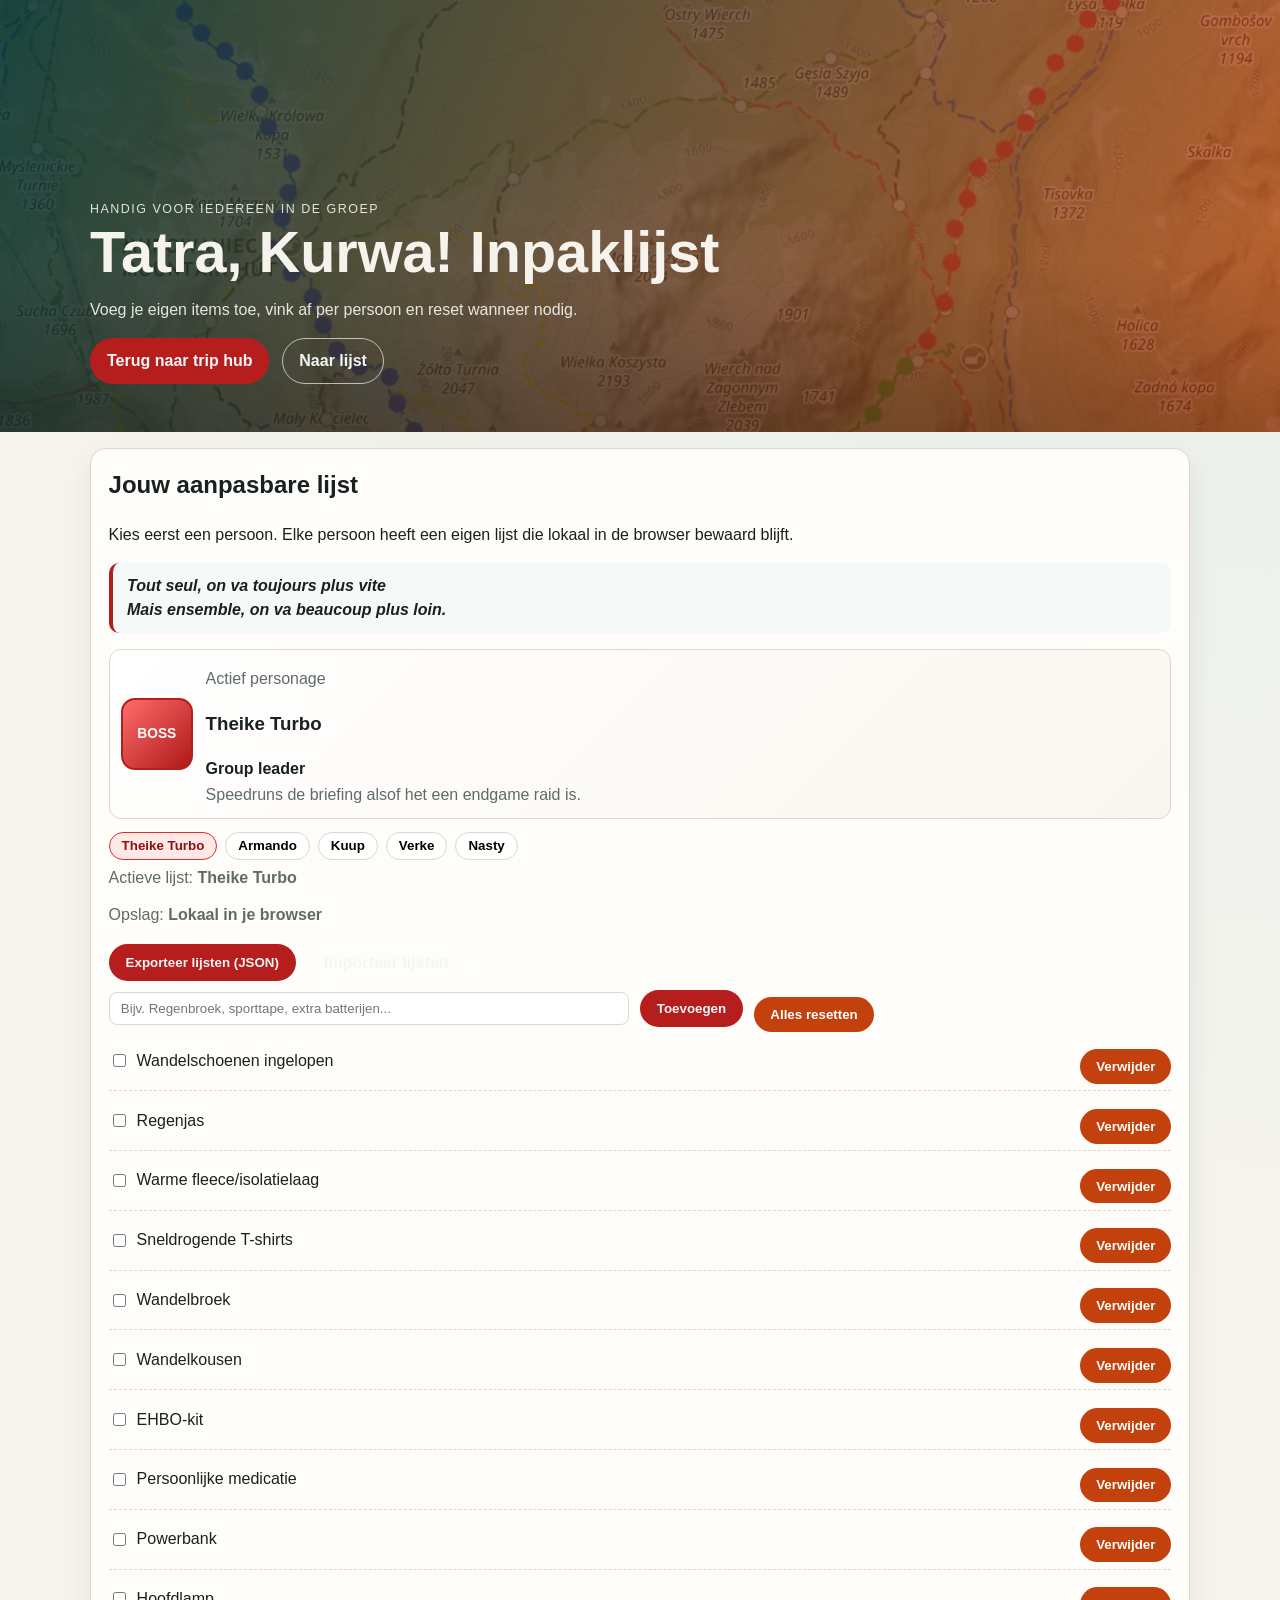
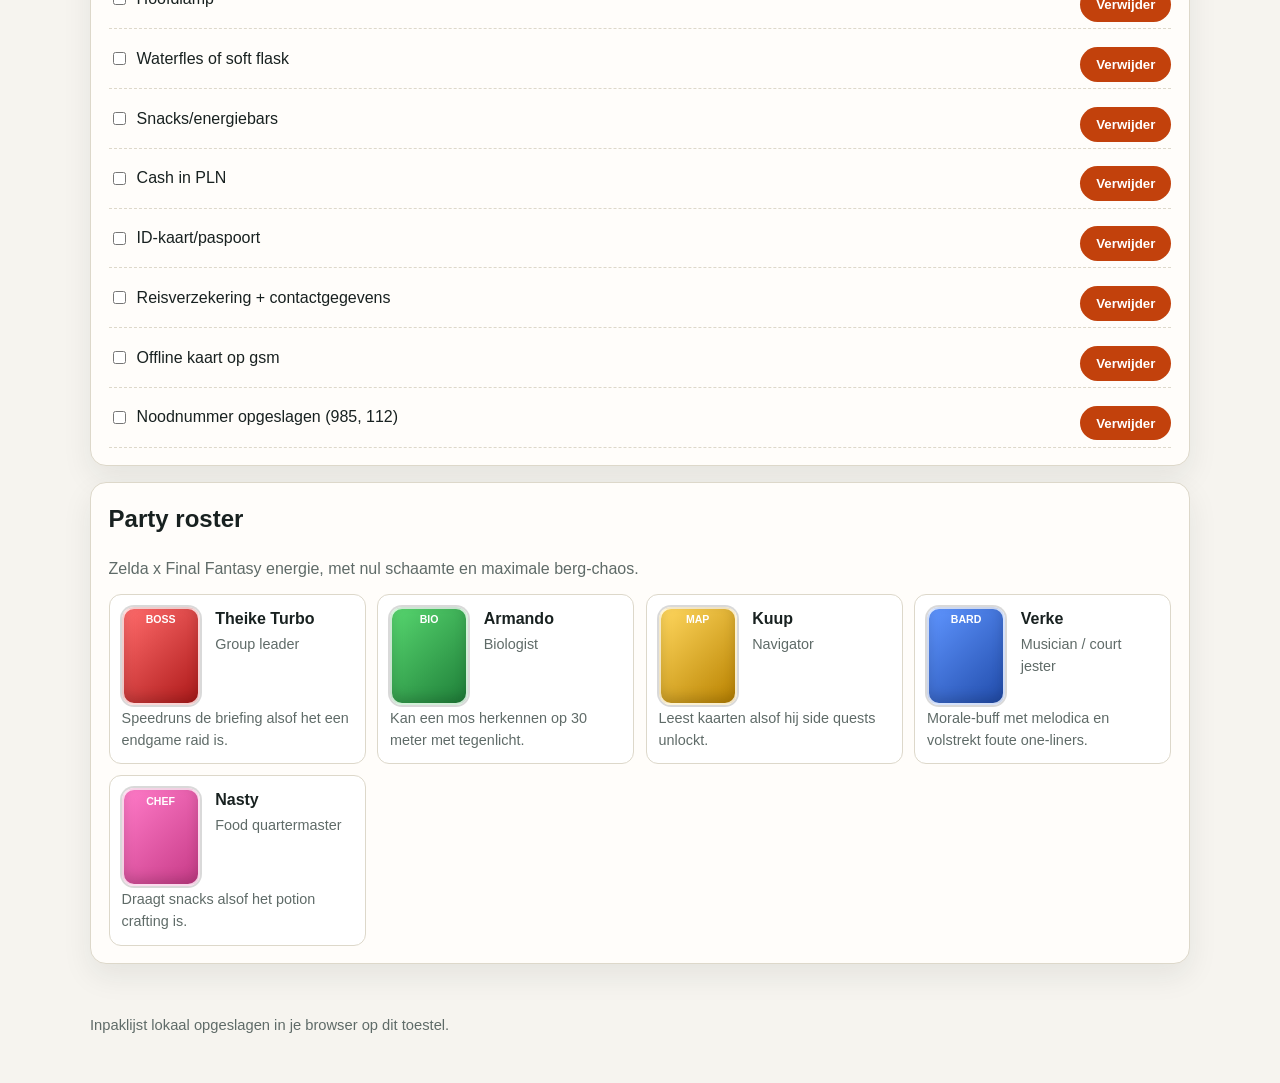
<file: packing.html>
<!doctype html>
<html lang="nl-BE">
  <head>
    <meta charset="UTF-8" />
    <meta name="viewport" content="width=device-width, initial-scale=1.0" />
    <title>Tatra, Kurwa! - Inpaklijst</title>
    <meta
      name="description"
      content="Algemene, aanpasbare inpaklijst voor Tatra, Kurwa!."
    />
    <link rel="stylesheet" href="assets/css/styles.css" />
  </head>
  <body>
    <header class="hero">
      <div class="hero-overlay"></div>
      <div class="hero-content container">
        <p class="eyebrow">Handig voor iedereen in de groep</p>
        <h1>Tatra, Kurwa! Inpaklijst</h1>
        <p class="subtitle">
          Voeg je eigen items toe, vink af per persoon en reset wanneer nodig.
        </p>
        <div class="hero-actions">
          <a class="button" href="index.html">Terug naar trip hub</a>
          <a class="button button-ghost" href="#custom">Naar lijst</a>
        </div>
      </div>
    </header>

    <main class="container">
      <section class="panel" id="custom">
        <h2>Jouw aanpasbare lijst</h2>
        <p>
          Kies eerst een persoon. Elke persoon heeft een eigen lijst die lokaal in de browser bewaard blijft.
        </p>

        <div class="slogan" aria-label="Groepsslogan">
          <p>Tout seul, on va toujours plus vite</p>
          <p>Mais ensemble, on va beaucoup plus loin.</p>
        </div>

        <div class="character-showcase" id="characterShowcase" aria-live="polite">
          <div class="avatar-frame" id="activeAvatar" aria-hidden="true"></div>
          <div>
            <p class="muted-line">Actief personage</p>
            <h3 id="activePersonName"></h3>
            <p id="activePersonRole" class="role-line"></p>
            <p id="activePersonFlavor" class="flavor-line"></p>
          </div>
        </div>

        <div class="person-switcher" id="personSwitcher" aria-label="Kies persoon"></div>
        <p class="muted-line">Actieve lijst: <strong id="activePersonLabel"></strong></p>
        <p class="muted-line">Opslag: <strong>Lokaal in je browser</strong></p>

        <div class="panel-head">
          <button id="exportLists" class="button" type="button">Exporteer lijsten (JSON)</button>
          <label class="button button-ghost" for="importListsFile">Importeer lijsten</label>
          <input id="importListsFile" type="file" accept="application/json" class="visually-hidden" />
        </div>

        <form id="addItemForm" class="panel-head" aria-label="Nieuw item toevoegen">
          <label for="newItem" class="visually-hidden">Nieuw item</label>
          <input
            id="newItem"
            name="newItem"
            type="text"
            placeholder="Bijv. Regenbroek, sporttape, extra batterijen..."
            maxlength="120"
            required
          />
          <button class="button" type="submit">Toevoegen</button>
          <button id="resetAll" class="button button-small" type="button">Alles resetten</button>
        </form>

        <div id="packingList" class="checklist"></div>
      </section>

      <section class="panel">
        <h2>Party roster</h2>
        <p class="muted-line">Zelda x Final Fantasy energie, met nul schaamte en maximale berg-chaos.</p>
        <div class="roster-grid" id="rosterGrid"></div>
      </section>
    </main>

    <footer class="container footer">
      <p>
        Inpaklijst lokaal opgeslagen in je browser op dit toestel.
      </p>
    </footer>

    <script src="assets/js/packing.js"></script>
  </body>
</html>
</file>
<file: assets/css/styles.css>
:root {
  --bg: #f6f4ef;
  --card: #fffdfa;
  --ink: #182120;
  --muted: #5f6b68;
  --accent: #0f766e;
  --accent-2: #c2410c;
  --line: #ddd8ca;
  --shadow: 0 12px 30px rgba(24, 33, 32, 0.08);
}

* {
  box-sizing: border-box;
}

body {
  margin: 0;
  font-family: "Avenir Next", "Segoe UI", sans-serif;
  background: radial-gradient(circle at top right, #e9efe9 0%, var(--bg) 45%);
  color: var(--ink);
  line-height: 1.5;
}

.container {
  width: min(1100px, 92vw);
  margin: 0 auto;
}

.hero {
  position: relative;
  min-height: 48vh;
  display: grid;
  place-items: end start;
  overflow: hidden;
  background:
    linear-gradient(112deg, rgba(10, 55, 52, 0.9), rgba(194, 65, 12, 0.75)),
    url("../images/zawrat-hiking-map.jpg.avif") center/cover no-repeat;
  color: #f5f3ec;
}

.hero-overlay {
  position: absolute;
  inset: 0;
  background: linear-gradient(to top, rgba(0, 0, 0, 0.22), transparent 40%);
}

.hero-content {
  position: relative;
  z-index: 1;
  padding: 3rem 0;
}

.eyebrow {
  text-transform: uppercase;
  letter-spacing: 0.12em;
  font-size: 0.78rem;
  margin-bottom: 0.2rem;
  opacity: 0.9;
}

h1 {
  font-size: clamp(2rem, 4.8vw, 3.6rem);
  margin: 0;
  line-height: 1.05;
}

.subtitle {
  max-width: 58ch;
  color: #e8e6df;
}

.hero-actions {
  display: flex;
  gap: 0.8rem;
  flex-wrap: wrap;
}

.button {
  display: inline-block;
  padding: 0.62rem 1rem;
  border-radius: 999px;
  border: 1px solid transparent;
  text-decoration: none;
  color: #f2f6f5;
  background: var(--accent);
  transition: transform 160ms ease, opacity 160ms ease;
  cursor: pointer;
  font-weight: 600;
}

.button:hover {
  transform: translateY(-1px);
  opacity: 0.92;
}

.button-ghost {
  background: transparent;
  border-color: rgba(255, 255, 255, 0.65);
}

.button-small {
  color: #fff;
  background: var(--accent-2);
  border: none;
  margin-top: 0.7rem;
}

input[type="text"] {
  width: min(520px, 100%);
  padding: 0.52rem 0.7rem;
  border-radius: 8px;
  border: 1px solid var(--line);
  background: #fff;
}

.panel {
  margin: 1rem 0;
  border: 1px solid var(--line);
  border-radius: 16px;
  background: var(--card);
  box-shadow: var(--shadow);
  padding: 1.1rem;
}

.panel-head {
  display: flex;
  align-items: center;
  gap: 0.7rem;
  flex-wrap: wrap;
}

.panel h2 {
  margin-top: 0;
}

.tabs-panel {
  padding: 0.6rem;
}

.tabs-nav {
  display: flex;
  flex-wrap: wrap;
  gap: 0.55rem;
}

.tab-button {
  border: 1px solid var(--line);
  background: #fff;
  color: var(--ink);
  border-radius: 999px;
  padding: 0.48rem 0.9rem;
  font-weight: 700;
  cursor: pointer;
}

.tab-button.active {
  background: #e5f5f3;
  border-color: #81c8c0;
  color: #0a5e57;
}

.hero-tabs {
  margin-top: 0.9rem;
}

.hero-tabs .tab-button {
  background: rgba(255, 255, 255, 0.12);
  color: #f4efe3;
  border-color: rgba(255, 255, 255, 0.42);
}

.hero-tabs .tab-button.active {
  background: #f4efe3;
  color: #133532;
  border-color: #f4efe3;
}

.tab-panel {
  display: none;
}

.tab-panel.is-active {
  display: block;
}

.hike-layout {
  display: grid;
  gap: 0.9rem;
  grid-template-columns: 1fr;
  margin-bottom: 1rem;
}

@media (min-width: 980px) {
  .hike-layout {
    grid-template-columns: minmax(320px, 0.95fr) minmax(0, 1.45fr);
  }
}

.hike-day-buttons {
  display: grid;
  gap: 0.45rem;
}

.day-chip {
  width: 100%;
  text-align: left;
  border: 1px solid var(--line);
  border-radius: 10px;
  background: #fff;
  padding: 0.52rem 0.66rem;
  font-weight: 700;
  cursor: pointer;
}

.day-chip.active {
  border-color: var(--accent);
  background: #f1faf9;
}

.hike-day-info {
  margin-top: 0.6rem;
  border: 1px solid var(--line);
  border-radius: 12px;
  background: #fff;
  padding: 0.8rem;
}

.hike-day-info h3 {
  margin: 0.2rem 0 0.3rem;
}

.feasibility-badge {
  display: inline-block;
  margin: 0;
  padding: 0.14rem 0.5rem;
  border-radius: 999px;
  background: #eef7ee;
  border: 1px solid #add8b0;
  color: #225d2e;
  font-weight: 700;
  font-size: 0.8rem;
}

.hike-map-wrap {
  border: 1px solid var(--line);
  border-radius: 12px;
  overflow: hidden;
  background: #f8f8f8;
}

#hikeMap {
  width: 100%;
  min-height: 430px;
}

.muted-line {
  color: var(--muted);
  margin: 0.4rem 0 0.8rem;
}

.safety-list {
  margin: 0.35rem 0 0.7rem;
  padding-left: 1.1rem;
}

.safety-list li {
  margin-bottom: 0.25rem;
}

select {
  padding: 0.4rem;
  border-radius: 8px;
  border: 1px solid var(--line);
  background: #fff;
}

.table-wrap {
  overflow-x: auto;
  border: 1px solid var(--line);
  border-radius: 12px;
  background: #fff;
}

.planning-table {
  width: 100%;
  border-collapse: collapse;
  min-width: 820px;
}

.planning-table thead th {
  text-align: left;
  font-size: 0.86rem;
  text-transform: uppercase;
  letter-spacing: 0.04em;
  color: #31403d;
  background: #f3f8f7;
  border-bottom: 1px solid var(--line);
  padding: 0.65rem;
}

.planning-table tbody td {
  border-bottom: 1px solid #ece7d9;
  padding: 0.62rem;
  font-size: 0.94rem;
  vertical-align: top;
}

.planning-table tbody tr:nth-child(even) {
  background: #fdfbf5;
}

.table-tag {
  display: inline-block;
  font-size: 0.74rem;
  padding: 0.12rem 0.42rem;
  border-radius: 999px;
  background: #e5f5f3;
  color: #0a5e57;
}

.table-tag.travel {
  background: #f5ebdd;
  color: #9a3d12;
}

.table-tag.sleep {
  background: #ece9fb;
  color: #4f3b8b;
}

.status-pill {
  display: inline-block;
  font-size: 0.76rem;
  padding: 0.14rem 0.46rem;
  border-radius: 999px;
  border: 1px solid transparent;
  font-weight: 700;
  white-space: nowrap;
}

.status-pill.ok {
  background: #e9f8ee;
  border-color: #8dd3a2;
  color: #23643b;
}

.status-pill.todo {
  background: #fff4e9;
  border-color: #efc28f;
  color: #8b4f18;
}

.status-pill.optional {
  background: #edf3ff;
  border-color: #a8bee9;
  color: #224f95;
}

.status-pill.neutral {
  background: #f1f3f6;
  border-color: #c5ccd5;
  color: #384658;
}

.two-col {
  display: grid;
  gap: 1rem;
  grid-template-columns: 1fr;
}

@media (min-width: 860px) {
  .two-col {
    grid-template-columns: 1fr 1fr;
  }
}

.checklist-item {
  display: flex;
  align-items: center;
  gap: 0.5rem;
  padding: 0.25rem 0;
}

.person-switcher {
  display: flex;
  flex-wrap: wrap;
  gap: 0.5rem;
  margin: 0.6rem 0 0.3rem;
}

.person-chip {
  border: 1px solid var(--line);
  background: #fff;
  border-radius: 999px;
  padding: 0.35rem 0.75rem;
  font-weight: 600;
  cursor: pointer;
  transition: transform 120ms ease, border-color 120ms ease, color 120ms ease;
}

.person-chip.active {
  background: #e5f5f3;
  border-color: #81c8c0;
  color: #0a5e57;
}

.person-chip:hover {
  transform: translateY(-1px);
}

.person-chip.person-theike.active {
  background: #ffe9e7;
  border-color: #d62f2f;
  color: #8c1111;
}

.person-chip.person-jj.active {
  background: #ebf9ee;
  border-color: #2b9850;
  color: #1d6f39;
}

.person-chip.person-kuup.active {
  background: #fff8dc;
  border-color: #cc9f1a;
  color: #826000;
}

.person-chip.person-verke.active {
  background: #e8f1ff;
  border-color: #2e62d0;
  color: #18429a;
}

.person-chip.person-nasty.active {
  background: #ffe9f5;
  border-color: #d64d93;
  color: #9d2d67;
}

.slogan {
  margin: 0.8rem 0 1rem;
  padding: 0.7rem 0.9rem;
  border-left: 4px solid var(--accent);
  background: #f5faf9;
  border-radius: 10px;
}

.slogan p {
  margin: 0;
  font-style: italic;
  font-weight: 600;
}

.hero-slogan {
  max-width: 44rem;
  border-left-color: rgba(255, 255, 255, 0.9);
  background: rgba(17, 28, 27, 0.34);
  color: #f3efe3;
}

.character-showcase {
  display: grid;
  grid-template-columns: 72px 1fr;
  gap: 0.8rem;
  align-items: center;
  margin: 0.8rem 0;
  border: 1px solid var(--line);
  border-radius: 12px;
  padding: 0.7rem;
  background: linear-gradient(135deg, #fff 0%, #faf6ef 100%);
}

.avatar-frame {
  width: 72px;
  height: 72px;
  border-radius: 14px;
  border: 2px solid var(--accent);
  display: grid;
  place-items: center;
  font-weight: 800;
  font-size: 0.86rem;
  color: #fff;
  text-align: center;
  line-height: 1.05;
  padding: 0.3rem;
}

.role-line {
  margin: 0.1rem 0;
  font-weight: 700;
}

.flavor-line {
  margin: 0;
  color: var(--muted);
}

.roster-grid {
  display: grid;
  gap: 0.7rem;
  grid-template-columns: repeat(auto-fit, minmax(210px, 1fr));
}

.roster-card {
  border: 1px solid var(--line);
  border-radius: 12px;
  padding: 0.75rem;
  background: #fff;
}

.roster-top {
  display: grid;
  grid-template-columns: 84px 1fr;
  gap: 0.6rem;
  align-items: start;
}

.avatar-mini {
  width: 78px;
  min-height: 98px;
  border-radius: 12px;
  display: flex;
  flex-direction: column;
  align-items: center;
  justify-content: flex-start;
  color: #fff;
  font-size: 0.66rem;
  font-weight: 800;
  text-align: center;
  line-height: 1.04;
  padding: 0.35rem 0.22rem 0.35rem;
  border: 2px solid rgba(255, 255, 255, 0.75);
  box-shadow:
    0 0 0 2px rgba(0, 0, 0, 0.15),
    inset 0 -6px 12px rgba(0, 0, 0, 0.15);
}

.avatar-mini-svg {
  width: 66px;
  height: 66px;
  display: block;
  shape-rendering: geometricPrecision;
  filter: drop-shadow(0 1px 1px rgba(0, 0, 0, 0.25));
}

.avatar-mini-label {
  display: block;
  margin-top: 0.24rem;
  font-size: 0.5rem;
  letter-spacing: 0.08em;
  background: rgba(255, 255, 255, 0.2);
  border: 1px solid rgba(255, 255, 255, 0.5);
  border-radius: 999px;
  padding: 0.08rem 0.32rem;
}

.roster-text {
  padding-top: 0.1rem;
}

.roster-text p {
  margin: 0.15rem 0 0;
}

.gear-line {
  margin-top: 0.4rem;
  font-size: 0.86rem;
  color: #3f4f4b;
}

.meme-line {
  margin-top: 0.35rem;
  font-style: italic;
  color: #4b5956;
}

.roster-card h3 {
  margin: 0;
  font-size: 1rem;
}

.roster-card p {
  margin: 0.2rem 0 0;
  color: var(--muted);
  font-size: 0.9rem;
}

.persona-theike {
  background: linear-gradient(135deg, #ff6c6c, #ad1919);
}

.persona-jj {
  background: linear-gradient(135deg, #57d66f, #1f7f39);
}

.persona-kuup {
  background: linear-gradient(135deg, #ffd75e, #b98200);
}

.persona-verke {
  background: linear-gradient(135deg, #5f95ff, #214cab);
}

.persona-nasty {
  background: linear-gradient(135deg, #ff7bc8, #c63a86);
}

body.person-theike {
  --accent: #b61d1d;
}

body.person-jj {
  --accent: #237e3f;
}

body.person-kuup {
  --accent: #b78305;
}

body.person-verke {
  --accent: #2756bc;
}

body.person-nasty {
  --accent: #c03e83;
}

.checklist-item-wide {
  justify-content: space-between;
  border-bottom: 1px dashed var(--line);
  padding: 0.4rem 0;
}

.visually-hidden {
  position: absolute;
  width: 1px;
  height: 1px;
  padding: 0;
  margin: -1px;
  overflow: hidden;
  clip: rect(0, 0, 0, 0);
  white-space: nowrap;
  border: 0;
}

.download-grid {
  display: grid;
  gap: 0.8rem;
  grid-template-columns: repeat(auto-fit, minmax(220px, 1fr));
}

.download-card {
  display: block;
  border: 1px solid var(--line);
  border-radius: 12px;
  padding: 0.9rem;
  text-decoration: none;
  color: inherit;
  transition: transform 150ms ease, border-color 150ms ease;
}

.download-card:hover {
  transform: translateY(-2px);
  border-color: var(--accent);
}

.download-card h3 {
  margin: 0;
  font-size: 1rem;
}

.download-card p {
  margin: 0.3rem 0 0;
  color: var(--muted);
  font-size: 0.9rem;
}

.link-grid {
  display: grid;
  gap: 0.5rem;
  margin: 0 0 1rem;
}

.link-grid a {
  display: block;
  border: 1px solid var(--line);
  border-radius: 10px;
  padding: 0.65rem 0.8rem;
  color: inherit;
  text-decoration: none;
}

.link-grid a:hover {
  border-color: var(--accent);
}

.image-grid {
  display: grid;
  grid-template-columns: repeat(auto-fit, minmax(160px, 1fr));
  gap: 0.7rem;
}

figure {
  margin: 0;
}

img {
  width: 100%;
  border-radius: 10px;
  border: 1px solid var(--line);
}

figcaption {
  font-size: 0.85rem;
  color: var(--muted);
}

.footer {
  padding: 1.2rem 0 2rem;
  color: var(--muted);
  font-size: 0.92rem;
}
</file>
